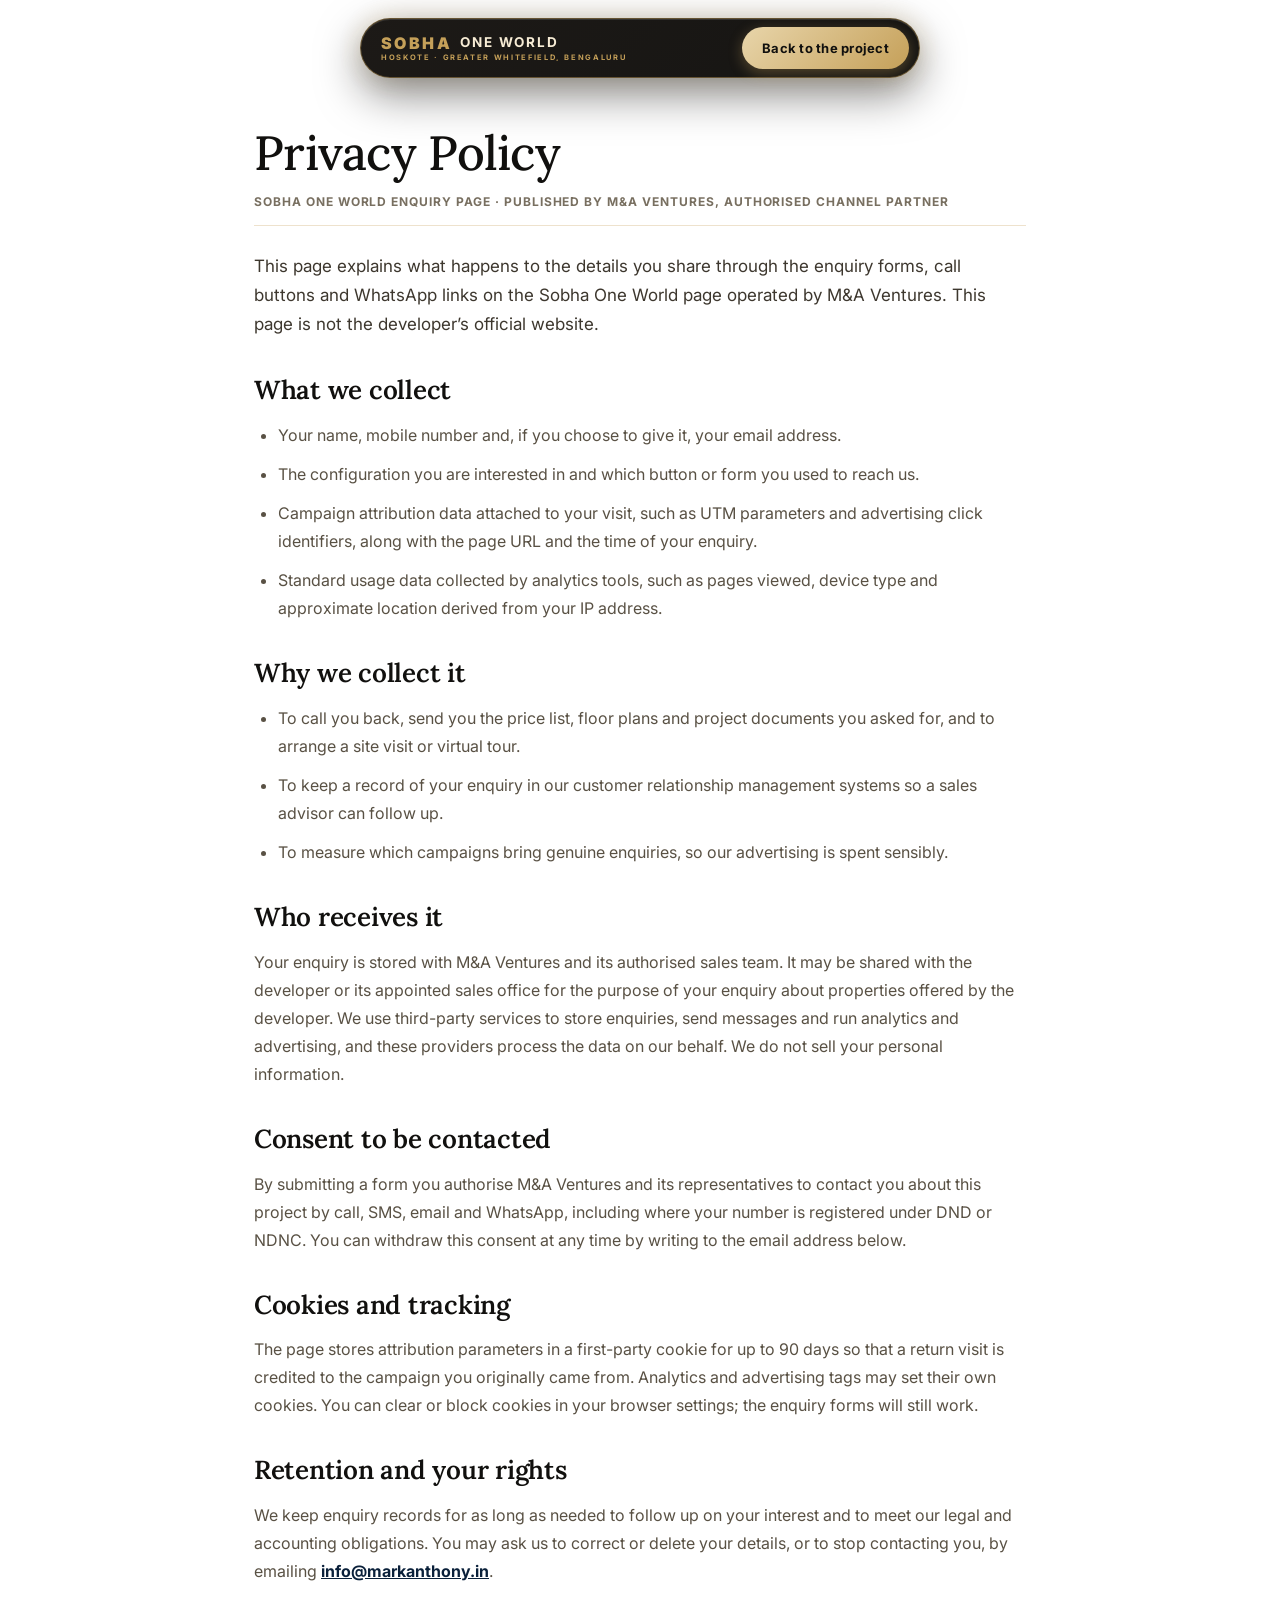
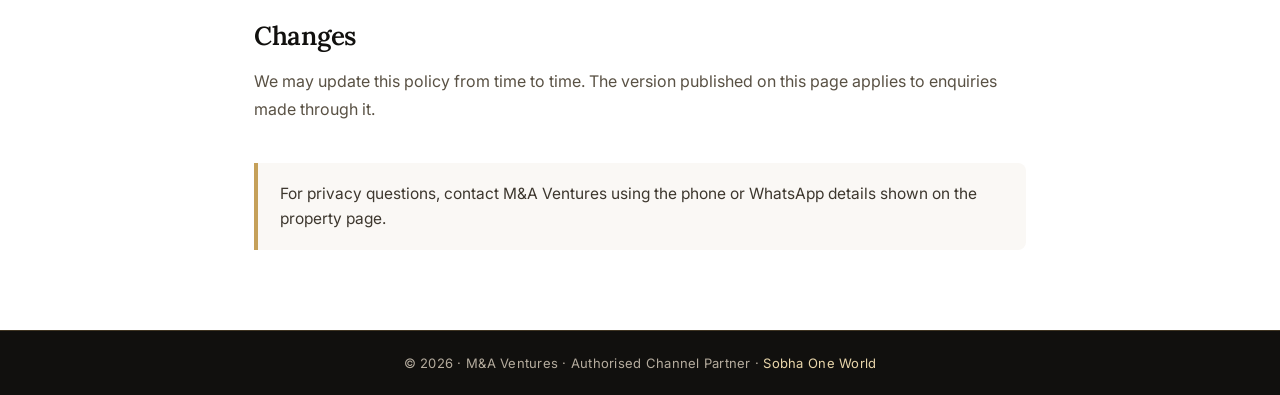
<file: privacy-policy.html>
<!DOCTYPE html>
<html lang="en-IN">
<head>
  <meta charset="UTF-8">
  <meta name="viewport" content="width=device-width, initial-scale=1.0">
  <meta name="theme-color" content="#11100e">
  <meta name="description" content="Privacy policy for enquiries submitted through this property information page. Published by M&amp;A Ventures, Authorised Channel Partner for Sobha One World.">
  <title>Privacy Policy | Sobha One World · M&amp;A Ventures</title>
  <link rel="preconnect" href="https://fonts.googleapis.com">
  <link rel="preconnect" href="https://fonts.gstatic.com" crossorigin>
  <link rel="stylesheet" href="https://fonts.googleapis.com/css2?family=Inter:wght@400;500;600;700&family=Lora:ital,wght@0,400;0,500;0,600;0,700;1,400;1,600&display=swap">
  <script>
    (function() {
      var h = window.location.hash;
      if (!h || h === '#' || h.length <= 1) {
        if ('scrollRestoration' in history) {
          history.scrollRestoration = 'manual';
        }
        window.scrollTo(0, 0);
      }
    })();
  </script>
  <style>
    :root {
      --charcoal: #181613;
      --charcoal-dark: #11100e;
      --gold: #c5a059;
      --gold-light: #e8d5aa;
      --gold-deep: #b38f4d;
      --serif: "Lora", Georgia, "Times New Roman", serif;
      --sans: "Inter", -apple-system, BlinkMacSystemFont, "Segoe UI", Roboto, sans-serif;
    }

    *, *::before, *::after {
      box-sizing: border-box;
    }

    /* Hide scrollbars across all browsers */
    html,
    body {
      scrollbar-width: none !important;
      -ms-overflow-style: none !important;
    }

    ::-webkit-scrollbar,
    *::-webkit-scrollbar,
    html::-webkit-scrollbar,
    body::-webkit-scrollbar {
      display: none !important;
      width: 0 !important;
      height: 0 !important;
    }

    body {
      margin: 0;
      padding: 0;
      background-color: #ffffff;
      color: #2c2721;
      min-height: 100vh;
      display: flex;
      flex-direction: column;
      font-family: var(--sans);
      -webkit-font-smoothing: antialiased;
      -moz-osx-font-smoothing: grayscale;
    }

    /* ==========================================================================
       Compact Floating Capsule Navbar (Exact 60px height matching landing page)
       ========================================================================== */
    .capsule-header {
      position: fixed;
      top: 18px;
      left: 50%;
      transform: translateX(-50%);
      z-index: 1000;
      width: min(560px, calc(100% - 24px));
      pointer-events: auto;
    }

    .capsule-shell {
      display: flex;
      align-items: center;
      justify-content: space-between;
      gap: 18px;
      height: 60px;
      padding: 0 10px 0 20px;
      border-radius: 9999px;
      background: linear-gradient(135deg, rgba(24, 21, 18, 0.98) 0%, rgba(17, 16, 14, 0.98) 100%);
      border: 1.5px solid rgba(197, 160, 89, 0.45);
      box-shadow:
        0 16px 44px rgba(15, 14, 12, 0.5),
        0 0 24px rgba(197, 160, 89, 0.25),
        inset 0 1px 0 rgba(255, 255, 255, 0.12);
      backdrop-filter: blur(20px);
      -webkit-backdrop-filter: blur(20px);
    }

    .capsule-brand {
      display: flex;
      flex-direction: column;
      justify-content: center;
      text-decoration: none;
      min-width: 0;
    }

    .brand-title-wrap {
      display: inline-flex;
      align-items: center;
      gap: 8px;
      line-height: 1;
    }

    .brand-builder-text {
      font-size: 16px;
      font-weight: 900;
      letter-spacing: 0.15em;
      color: #c5a059;
      text-transform: uppercase;
      white-space: nowrap;
    }

    .brand-project-text {
      font-size: 13.5px;
      font-weight: 700;
      letter-spacing: 0.14em;
      color: #f7ecd5;
      text-transform: uppercase;
      white-space: nowrap;
    }

    .capsule-subtitle {
      font-family: var(--sans);
      font-size: 7.5px;
      font-weight: 700;
      letter-spacing: 0.22em;
      text-transform: uppercase;
      color: #c5a059;
      line-height: 1;
      margin-top: 3px;
      white-space: nowrap;
      overflow: hidden;
      text-overflow: ellipsis;
    }

    .capsule-back-btn {
      display: inline-flex;
      align-items: center;
      justify-content: center;
      height: 42px;
      padding: 0 20px;
      border-radius: 9999px;
      background: linear-gradient(135deg, var(--gold-light) 0%, var(--gold) 100%);
      color: var(--charcoal-dark);
      font-family: var(--sans);
      font-size: 13px;
      font-weight: 700;
      letter-spacing: 0.02em;
      text-decoration: none;
      white-space: nowrap;
      flex-shrink: 0;
      box-shadow: 0 4px 14px rgba(197, 160, 89, 0.35);
      transition: transform 0.2s ease, box-shadow 0.2s ease, filter 0.2s ease;
    }

    .capsule-back-btn:hover,
    .capsule-back-btn:focus-visible {
      transform: translateY(-1px);
      filter: brightness(1.05);
      box-shadow: 0 6px 18px rgba(197, 160, 89, 0.5);
      outline: none;
    }

    /* Centered Privacy Policy Content */
    .privacy-content-wrap {
      flex: 1 0 auto;
      max-width: 820px;
      width: 100%;
      margin: 0 auto;
      padding: 125px 24px 64px;
      box-sizing: border-box;
    }

    .privacy-heading {
      font-family: var(--serif);
      font-size: clamp(38px, 5.2vw, 48px);
      font-weight: 500;
      color: var(--charcoal-dark);
      letter-spacing: -0.015em;
      line-height: 1.18;
      margin: 0 0 12px;
    }

    .privacy-eyebrow {
      font-size: 12px;
      font-weight: 700;
      letter-spacing: 0.08em;
      text-transform: uppercase;
      color: #786f60;
      margin: 0 0 26px;
      padding-bottom: 16px;
      border-bottom: 1px solid rgba(197, 160, 89, 0.3);
    }

    .privacy-intro {
      font-size: 17px;
      line-height: 1.72;
      color: #3d372e;
      margin: 0 0 32px;
    }

    .policy-section {
      margin-top: 34px;
    }

    .policy-section h2 {
      font-family: var(--serif);
      font-size: clamp(22px, 3.2vw, 26px);
      font-weight: 600;
      color: var(--charcoal-dark);
      letter-spacing: -0.01em;
      margin: 0 0 14px;
      line-height: 1.3;
    }

    .policy-section p {
      font-size: 16px;
      line-height: 1.75;
      color: #595144;
      margin: 0 0 16px;
    }

    .policy-section ul {
      margin: 0 0 20px;
      padding-left: 24px;
    }

    .policy-section li {
      font-size: 16px;
      line-height: 1.75;
      color: #595144;
      margin-bottom: 11px;
    }

    .policy-contact-box {
      margin-top: 40px;
      padding: 18px 22px;
      background: #faf8f5;
      border-left: 4px solid var(--gold);
      border-radius: 0 8px 8px 0;
      font-size: 15.5px;
      line-height: 1.65;
      color: #3d372e;
    }

    /* Footer */
    .privacy-footer {
      flex-shrink: 0;
      background: var(--charcoal-dark);
      color: #b5ac9e;
      padding: 24px 20px;
      text-align: center;
      font-size: 13px;
      letter-spacing: 0.02em;
      border-top: 1px solid rgba(197, 160, 89, 0.25);
    }

    .privacy-footer a {
      color: var(--gold-light);
      text-decoration: none;
    }

    .privacy-footer a:hover {
      text-decoration: underline;
    }

    /* Responsive */
    @media (max-width: 600px) {
      .capsule-header {
        top: 10px;
        width: calc(100% - 16px);
      }

      .capsule-shell {
        height: 52px;
        padding: 0 8px 0 14px;
        gap: 12px;
      }

      .brand-builder-text {
        font-size: 13.5px;
        font-weight: 900;
        letter-spacing: 0.12em;
        color: #c5a059;
      }

      .brand-project-text {
        font-size: 11px;
        letter-spacing: 0.12em;
        color: #f7ecd5;
      }

      .capsule-subtitle {
        font-size: 6px;
        font-weight: 700;
        letter-spacing: 0.14em;
        color: #c5a059;
      }

      .capsule-back-btn {
        height: 36px;
        padding: 0 14px;
        font-size: 11.5px;
      }

      .privacy-content-wrap {
        padding: 95px 18px 48px;
      }

      .privacy-heading {
        font-size: 32px;
      }

      .privacy-intro {
        font-size: 15.5px;
      }

      .policy-section h2 {
        font-size: 21px;
      }

      .policy-section p,
      .policy-section li {
        font-size: 15px;
      }
    }
  </style>
</head>
<body>

  <!-- Centered Navbar: Sobha One World address + Back to project button (Exact 60px height) -->
  <header class="capsule-header">
    <div class="capsule-shell">
      <a class="capsule-brand" href="./" aria-label="Back to Sobha One World property page">
        <div class="brand-title-wrap">
          <span class="brand-builder-text">SOBHA</span>
          <span class="brand-project-text">ONE WORLD</span>
        </div>
        <span class="capsule-subtitle">HOSKOTE · GREATER WHITEFIELD, BENGALURU</span>
      </a>
      <a class="capsule-back-btn" href="./">Back to the project</a>
    </div>
  </header>

  <!-- Centered Privacy Policy Content with enhanced readability font sizing -->
  <main class="privacy-content-wrap">
    <h1 class="privacy-heading">Privacy Policy</h1>
    <p class="privacy-eyebrow">SOBHA ONE WORLD ENQUIRY PAGE · PUBLISHED BY M&amp;A VENTURES, AUTHORISED CHANNEL PARTNER</p>
    <p class="privacy-intro">This page explains what happens to the details you share through the enquiry forms, call buttons and WhatsApp links on the Sobha One World page operated by M&amp;A Ventures. This page is not the developer’s official website.</p>

    <section class="policy-section">
      <h2>What we collect</h2>
      <ul>
        <li>Your name, mobile number and, if you choose to give it, your email address.</li>
        <li>The configuration you are interested in and which button or form you used to reach us.</li>
        <li>Campaign attribution data attached to your visit, such as UTM parameters and advertising click identifiers, along with the page URL and the time of your enquiry.</li>
        <li>Standard usage data collected by analytics tools, such as pages viewed, device type and approximate location derived from your IP address.</li>
      </ul>
    </section>

    <section class="policy-section">
      <h2>Why we collect it</h2>
      <ul>
        <li>To call you back, send you the price list, floor plans and project documents you asked for, and to arrange a site visit or virtual tour.</li>
        <li>To keep a record of your enquiry in our customer relationship management systems so a sales advisor can follow up.</li>
        <li>To measure which campaigns bring genuine enquiries, so our advertising is spent sensibly.</li>
      </ul>
    </section>

    <section class="policy-section">
      <h2>Who receives it</h2>
      <p>Your enquiry is stored with M&amp;A Ventures and its authorised sales team. It may be shared with the developer or its appointed sales office for the purpose of your enquiry about properties offered by the developer. We use third-party services to store enquiries, send messages and run analytics and advertising, and these providers process the data on our behalf. We do not sell your personal information.</p>
    </section>

    <section class="policy-section">
      <h2>Consent to be contacted</h2>
      <p>By submitting a form you authorise M&amp;A Ventures and its representatives to contact you about this project by call, SMS, email and WhatsApp, including where your number is registered under DND or NDNC. You can withdraw this consent at any time by writing to the email address below.</p>
    </section>

    <section class="policy-section">
      <h2>Cookies and tracking</h2>
      <p>The page stores attribution parameters in a first-party cookie for up to 90 days so that a return visit is credited to the campaign you originally came from. Analytics and advertising tags may set their own cookies. You can clear or block cookies in your browser settings; the enquiry forms will still work.</p>
    </section>

    <section class="policy-section">
      <h2>Retention and your rights</h2>
      <p>We keep enquiry records for as long as needed to follow up on your interest and to meet our legal and accounting obligations. You may ask us to correct or delete your details, or to stop contacting you, by emailing <a style="color: #0a203a; font-weight: 700; text-decoration: underline;" href="mailto:info@markanthony.in">info@markanthony.in</a>.</p>
    </section>

    <section class="policy-section">
      <h2>Changes</h2>
      <p>We may update this policy from time to time. The version published on this page applies to enquiries made through it.</p>
    </section>

    <p class="policy-contact-box">For privacy questions, contact M&amp;A Ventures using the phone or WhatsApp details shown on the property page.</p>
  </main>

  <!-- Clean Branded Footer -->
  <footer class="privacy-footer">
    &copy; <span id="policy-year">2026</span> · M&amp;A Ventures · Authorised Channel Partner · <a href="./">Sobha One World</a>
  </footer>

  <script>
    (() => {
      "use strict";
      const yr = document.getElementById("policy-year");
      if (yr) yr.textContent = new Date().getFullYear();
    })();
  </script>
</body>
</html>
</file>
